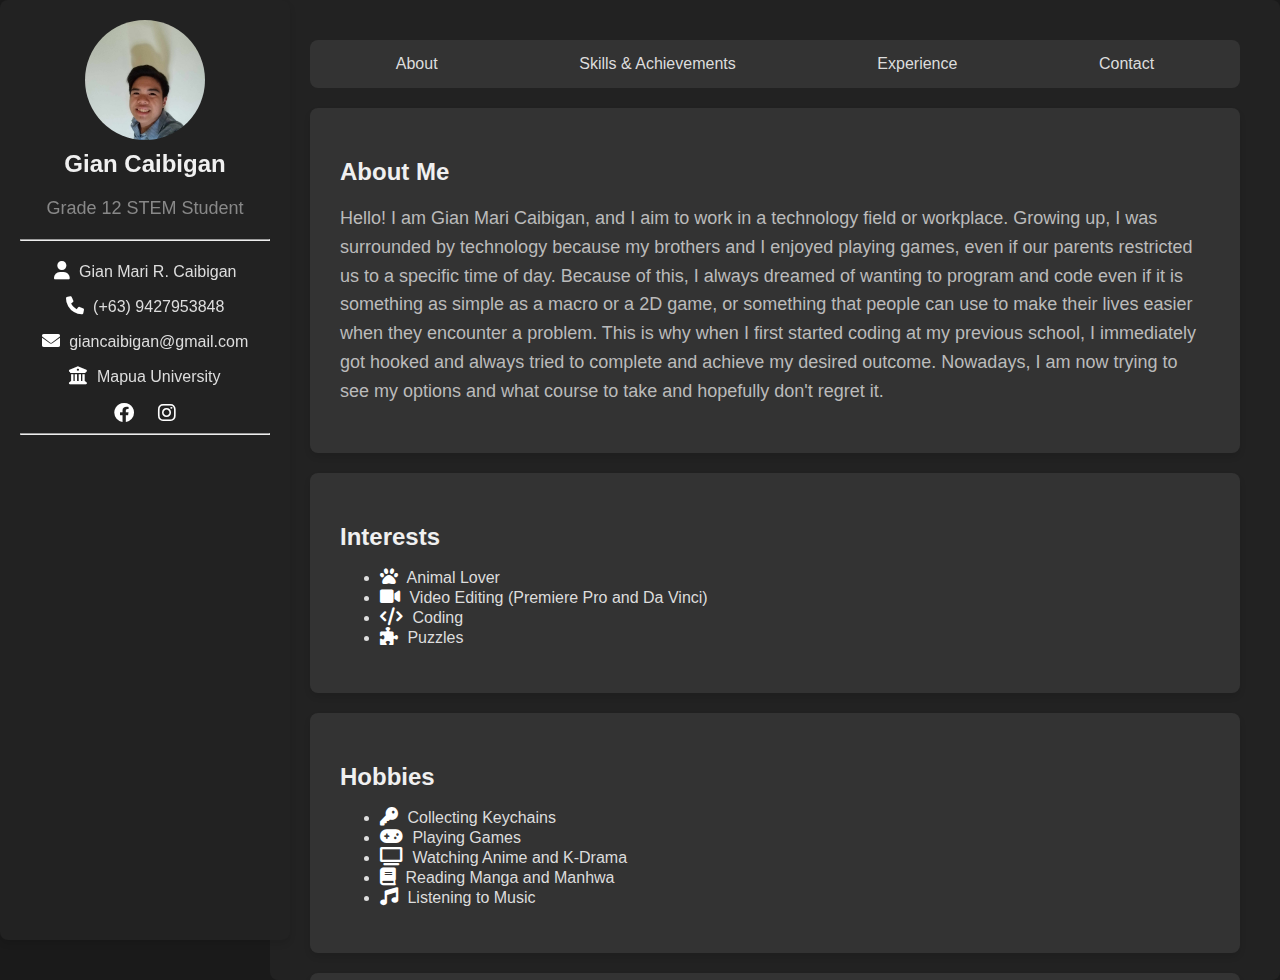
<file: index.html>
<!DOCTYPE html>
<html lang="en">
<head>
    <meta charset="UTF-8">
    <meta name="viewport" content="width=device-width, initial-scale=1.0">
    <title>Gian Caibigan ePortfolio</title> 
    <link rel="stylesheet" href="style.css">
    <link rel="stylesheet" href="https://cdnjs.cloudflare.com/ajax/libs/font-awesome/6.0.0/css/all.min.css">
</head>
<body>
    <div class="container">

        <aside class="sidebar">
            <div class="profile"> 
                <img src="me.jpg" alt="Profile Image" class="profile-img">
                <h2>Gian Caibigan</h2>
                <p>Grade 12 STEM Student</p> 
            </div>
            <hr>
            <ul class="contact-info">
                <li><i class="fa fa-user"></i> Gian Mari R. Caibigan</li>
                <li><i class="fa fa-phone"></i> (+63) 9427953848</li>
                <li><i class="fa fa-envelope"></i> giancaibigan@gmail.com</li>
                <li><i class="fa fa-university"></i> Mapua University</li>
            </ul>
           <div class="social-icons">
                <a href="https://www.facebook.com/gian.caibigan"><i class="fab fa-facebook"></i></a>
                <a href="https://www.instagram.com/ffide_gianc/"><i class="fab fa-instagram"></i></a>
            </div>
            <hr>
        </aside>

 
        <div class="content">

            <nav class="navbar">
                <ul>
                    <li><a href="index.html">About</a></li>
                    <li><a href="skills achievements.html">Skills & Achievements</a></li>
                    <li><a href="experience.html">Experience</a></li>
                    <li><a href="contact.html">Contact</a></li>
                </ul>
            </nav>

            <section id="about" class="content-box">
                <h2>About Me</h2>
                <u1 class="indented-list">
                    <p> Hello! I am Gian Mari Caibigan, and I aim to work in a technology field or workplace. Growing up, I was surrounded by technology because my brothers and I enjoyed playing games, even if our parents restricted us to a specific time of day. Because of this, I always dreamed of wanting to program and code even if it is something as simple as a macro or a 2D game, or something that people can use to make their lives easier when they encounter a problem. This is why when I first started coding at my previous school, I immediately got hooked and always tried to complete and achieve my desired outcome. Nowadays, I am now trying to see my options and what course to take and hopefully don't regret it.</p>
                </u1>
            </section>

            <section id="about" class="content-box">
                <h2>Interests</h2>
                    <ul>
                        <li><i class="fa fa-paw"></i> Animal Lover</li>
                        <li><i class="fa fa-video"></i> Video Editing (Premiere Pro and Da Vinci)</li>
                        <li><i class="fa fa-code"></i> Coding</li>
                        <li><i class="fa fa-puzzle-piece"></i> Puzzles</li>
                    </ul>
            </section>

            <section id="about" class="content-box">
                <h2>Hobbies</h2>
                    <ul>
                        <li><i class="fa fa-key"></i> Collecting Keychains</li>
                        <li><i class="fa fa-gamepad"></i> Playing Games</li>
                        <li><i class="fa fa-tv"></i> Watching Anime and K-Drama</li>
                        <li><i class="fa fa-book"></i> Reading Manga and Manhwa</li>
                        <li><i class="fa fa-music"></i> Listening to Music</li>
                    </ul>
            </section>

            <section id="about" class="content-box">
                <h2>Want To Learn in the Future</h2>
                    <ul>
                        <li><i class="fa fa-utensils"></i> Cooking</li>
                        <li><i class="fa fa-flag"></i> Master a sport (preferably badminton)</li>
                        <li><i class="fa fa-guitar"></i> Play an instrument</li>
                        <li><i class="fa fa-chart-line"></i> Be Successful and Rich</li>
                    </ul>
            </section>
        </div>
    </div>
</body>
</html>
</file>
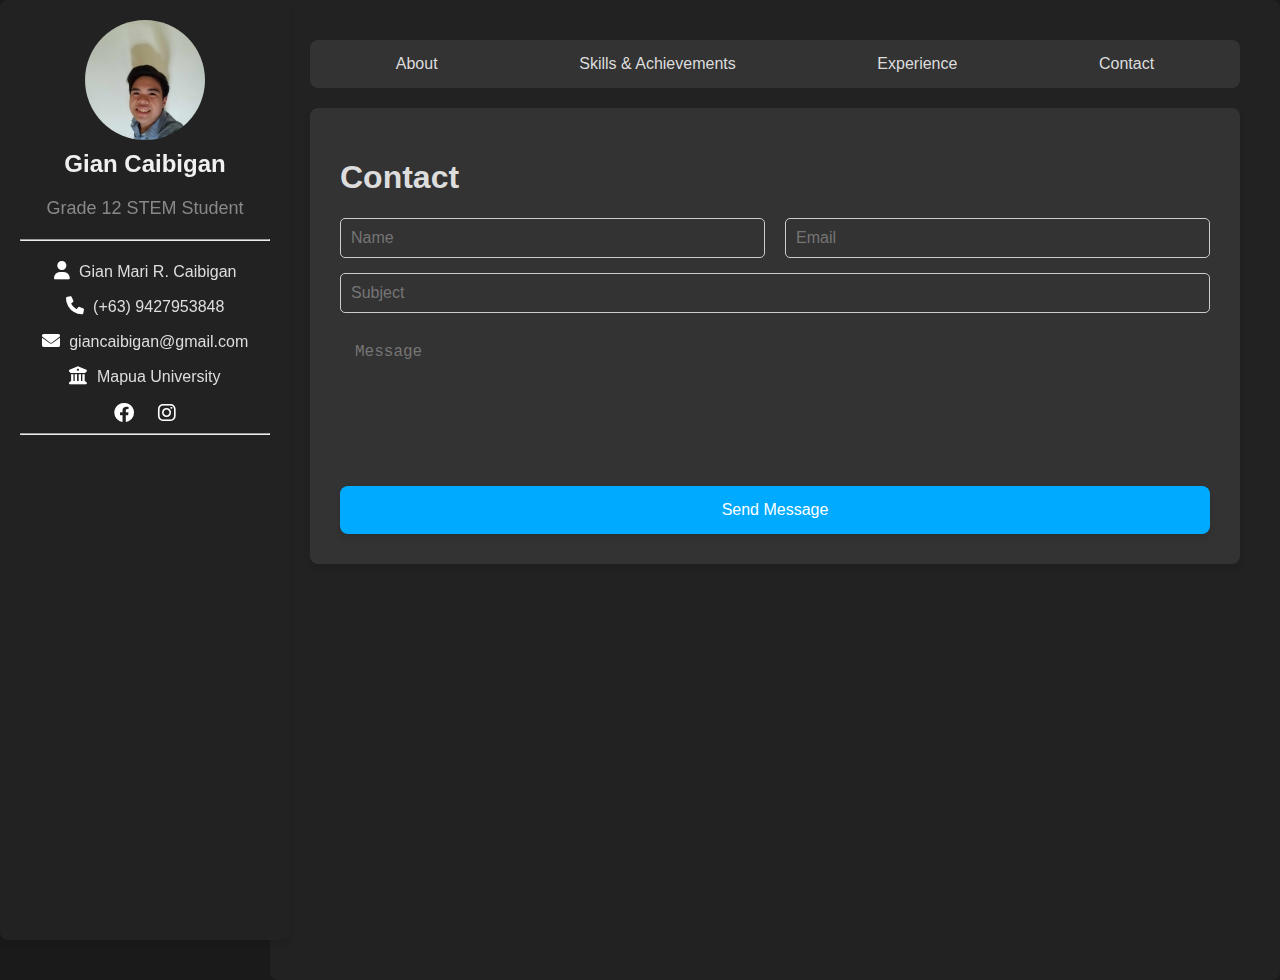
<file: contact.html>
<!DOCTYPE html>
<html lang="en">
<head>
    <meta charset="UTF-8">
    <meta name="viewport" content="width=device-width, initial-scale=1.0">
    <title>Gian Caibigan ePortfolio</title> 
    <link rel="stylesheet" href="style.css">
    <link rel="stylesheet" href="https://cdnjs.cloudflare.com/ajax/libs/font-awesome/6.0.0/css/all.min.css">
</head>
<body>
    <div class="container">

        <aside class="sidebar">
            <div class="profile"> 
                <img src="me.jpg" alt="Profile Image" class="profile-img">
                <h2>Gian Caibigan</h2>
                <p>Grade 12 STEM Student</p>
            </div>
            <hr>
            <ul class="contact-info">
                <li><i class="fa fa-user"></i> Gian Mari R. Caibigan</li>
                <li><i class="fa fa-phone"></i> (+63) 9427953848</li>
                <li><i class="fa fa-envelope"></i> giancaibigan@gmail.com</li>
                <li><i class="fa fa-university"></i> Mapua University</li>
            </ul>
           <div class="social-icons">
                <a href="https://www.facebook.com/gian.caibigan"><i class="fab fa-facebook"></i></a>
                <a href="https://www.instagram.com/ffide_gianc/"><i class="fab fa-instagram"></i></a>
            </div>
            <hr>
        </aside>

        
        <div class="content">

            <nav class="navbar">
                <ul>
                    <li><a href="index.html">About</a></li>
                    <li><a href="skills achievements.html">Skills & Achievements</a></li>
                    <li><a href="experience.html">Experience</a></li>
                    <li><a href="contact.html">Contact</a></li>
                </ul>
            </nav>


            <section>
            <div class="content-box">
                <h1>Contact</h1>
                <div class="underline"></div>

                <form class="contact-form">
                    <div class="input-group">
                        <input type="text" id="name" name="name" placeholder="Name">
                        <input type="email" id="email" name="email" placeholder="Email">
                    </div>

                    <input type="text" id="subject" name="subject" placeholder="Subject">

                    <textarea id="message" name="message" rows="6" placeholder="Message"></textarea>

                    <button type="submit" class="btn">Send Message</button>
                </form>
            </div>
            </section>
        </div>
    </div>
</body>
</html>
</file>
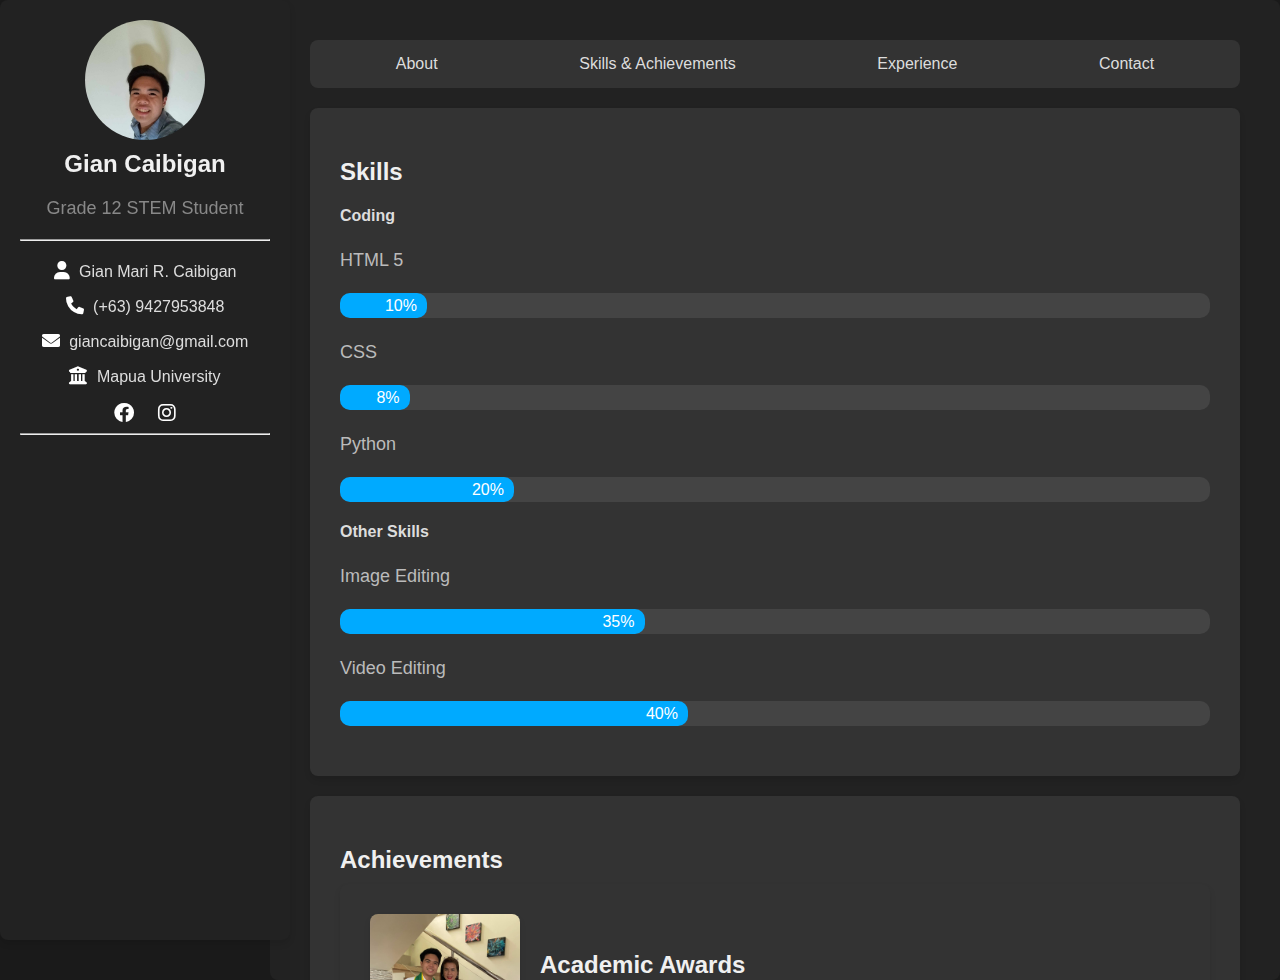
<file: skills achievements.html>
<!DOCTYPE html>
<html lang="en">
<head>
    <meta charset="UTF-8">
    <meta name="viewport" content="width=device-width, initial-scale=1.0">
    <title>Gian Caibigan ePortfolio</title> 
    <link rel="stylesheet" href="style.css">
    <link rel="stylesheet" href="https://cdnjs.cloudflare.com/ajax/libs/font-awesome/6.0.0/css/all.min.css">
</head>
<body>
    <div class="container">

        <aside class="sidebar">
            <div class="profile">
                <img src="me.jpg" alt="Profile Image" class="profile-img">
                <h2>Gian Caibigan</h2>
                <p>Grade 12 STEM Student</p>
            </div>
            <hr>
            <ul class="contact-info">
                <li><i class="fa fa-user"></i> Gian Mari R. Caibigan</li>
                <li><i class="fa fa-phone"></i> (+63) 9427953848</li>
                <li><i class="fa fa-envelope"></i> giancaibigan@gmail.com</li>
                <li><i class="fa fa-university"></i> Mapua University</li>
            </ul>
           <div class="social-icons">
                <a href="https://www.facebook.com/gian.caibigan"><i class="fab fa-facebook"></i></a>
                <a href="https://www.instagram.com/ffide_gianc/"><i class="fab fa-instagram"></i></a>
            </div>
            <hr>
        </aside>


        <div class="content">

            <nav class="navbar">
                <ul>
                    <li><a href="index.html">About</a></li>
                    <li><a href="skills achievements.html">Skills & Achievements</a></li>
                    <li><a href="experience.html">Experience</a></li>
                    <li><a href="contact.html">Contact</a></li>
                </ul>
            </nav>


            <section id="skills" class="content-box">
                <h2>Skills</h2>
                <div class="skills-section">
                    <h4>Coding</h4>
                    <div class="progress-container">
                        <p>HTML 5</p>
                        <div class="progress-bar">
                            <div class="progress html-progress" data-percent="10%"></div>
                        </div>
                    </div>

                    <div class="progress-container">
                        <p>CSS</p>
                        <div class="progress-bar">
                            <div class="progress css-progress" data-percent="8%"></div>
                        </div>
                    </div>

                    <div class="progress-container">
                        <p>Python</p>
                        <div class="progress-bar">
                            <div class="progress python-progress" data-percent="20%"></div>
                        </div>
                    </div>

                    <h4>Other Skills</h4>

                    <div class="progress-container">
                        <p>Image Editing</p>
                        <div class="progress-bar">
                            <div class="progress image-editing-progress" data-percent="35%"></div>
                        </div>
                    </div>

                    <div class="progress-container">
                        <p>Video Editing</p>
                        <div class="progress-bar">
                            <div class="progress video-editing-progress" data-percent="40%"></div>
                        </div>
                    </div>
                </div>
            </section>

            <section id="about" class="content-box">
                <h2>Achievements</h2>
                <div class="content-box">
    <div class="image-text-container">
        <img src="graduation.jpg" alt="Image 1 description" class="content-image">
        <div class="text-container">
            <h2>Academic Awards</h2>
            <p>I always try to achieve and get a medal for the current academic year, however I always fell short until I stepped in high school where I became consistent and finally achieved getting a medal and been consistent till now.</p>
        </div>
    </div>
</div>

<div class="content-box">
    <div class="image-text-container">
        <img src="dtc.jpg" alt="Image 2 description" class="content-image">
        <div class="text-container">
            <h2>Extracurricular Awards</h2>
            <p>Esports school competitions, joining a math organization and competitions during elementary, and competing in a robotics competition were some of my extracurricular activities even if I wasn't an atheletic or talented in music.</p>
        </div>
    </div>
</div>

            </section>
        </div>
    </div>
</body>
</html>
</file>
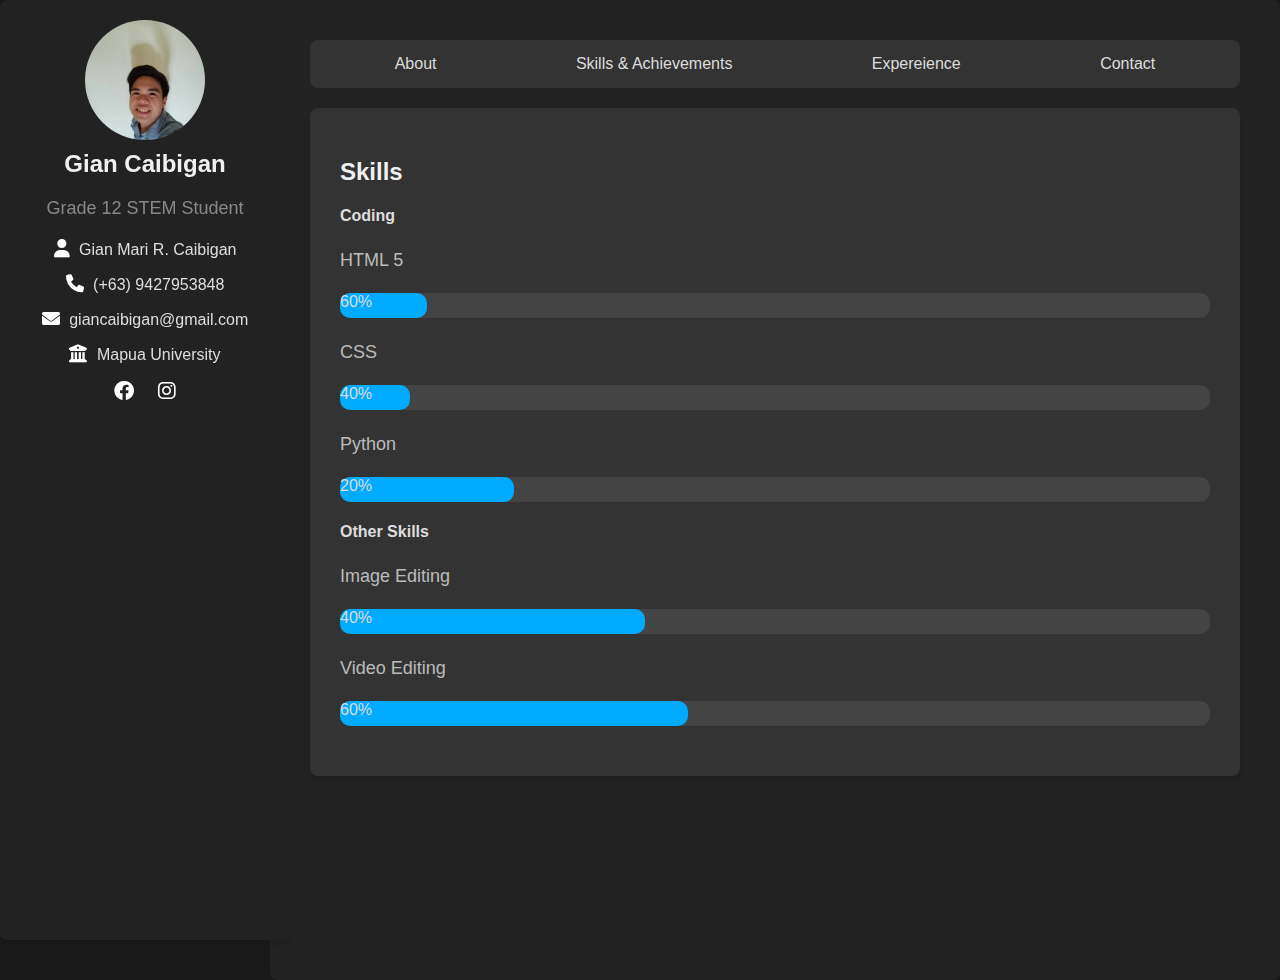
<file: skills.html>
<!DOCTYPE html>
<html lang="en">
<head>
    <meta charset="UTF-8">
    <meta name="viewport" content="width=device-width, initial-scale=1.0">
    <title>Gian Caibigan ePortfolio</title> 
    <link rel="stylesheet" href="style.css">
    <link rel="stylesheet" href="https://cdnjs.cloudflare.com/ajax/libs/font-awesome/6.0.0/css/all.min.css">
</head>
<body>
    <div class="container">
        <!-- Sidebar Section -->
        <aside class="sidebar">
            <div class="profile">
                <img src="me.jpg" alt="Profile Image" class="profile-img">
                <h2>Gian Caibigan</h2>
                <p>Grade 12 STEM Student</p>
            </div>
            <ul class="contact-info">
                <li><i class="fa fa-user"></i> Gian Mari R. Caibigan</li>
                <li><i class="fa fa-phone"></i> (+63) 9427953848</li>
                <li><i class="fa fa-envelope"></i> giancaibigan@gmail.com</li>
                <li><i class="fa fa-university"></i> Mapua University</li>
            </ul>
           <div class="social-icons">
                <a href="https://www.facebook.com/gian.caibigan"><i class="fab fa-facebook"></i></a>
                <a href="https://www.instagram.com/ffide_gianc/"><i class="fab fa-instagram"></i></a>
            </div>
        </aside>

        <!-- Main Content Section -->
        <div class="content">
            <!-- Navigation Bar -->
            <nav class="navbar">
                <ul>
                    <li><a href="index.html">About</a></li>
                    <li><a href="skills achievements.html">Skills & Achievements</a></li>
                    <li><a href="portfolio.html">Expereience</a></li>
                    <li><a href="contact.html">Contact</a></li>
                </ul>
            </nav>

            <!-- Skills Section -->
            <section id="skills" class="content-box">
                <h2>Skills</h2>
                <div class="skills-section">
                    <h4>Coding</h4>
                    <div class="progress-container">
                        <p>HTML 5</p>
                        <div class="progress-bar">
                            <div class="progress html-progress">60%</div>
                        </div>
                    </div>

                    <div class="progress-container">
                        <p>CSS</p>
                        <div class="progress-bar">
                            <div class="progress css-progress">40%</div>
                        </div>
                    </div>

                    <div class="progress-container">
                        <p>Python</p>
                        <div class="progress-bar">
                            <div class="progress python-progress">20%</div>
                        </div>
                    </div>

                    <h4>Other Skills</h4>

                    <div class="progress-container">
                        <p>Image Editing</p>
                        <div class="progress-bar">
                            <div class="progress image-editing-progress">40%</div>
                        </div>
                    </div>

                    <div class="progress-container">
                        <p>Video Editing</p>
                        <div class="progress-bar">
                            <div class="progress video-editing-progress">60%</div>
                        </div>
                    </div>
                </div>
            </section>
        </div>
    </div>
</body>
</html>
</file>
<file: style.css>
body {
    margin: 0;
    font-family: 'Roboto', sans-serif;
    background-color: #1a1a1a;
    color: #ddd;
    display: flex;
    height: 100vh;
}


.container {
    display: flex;
    width: 100%;
    height: 100%;
}


.sidebar {
    background-color: #222;
    width: 250px;
    padding: 20px;
    text-align: center;
    position: fixed;
    top: 0;
    left: 0;
    height: 100vh;
    border-radius: 8px;
    box-shadow: 0px 4px 6px rgba(0, 0, 0, 0.1);
}

.profile {
    margin-bottom: 20px;
}

.profile-img {
    border-radius: 50%;
    width: 120px;
    height: 120px;
    object-fit: cover;
    max-width: 100%;
    display: block;
    margin: 0 auto;
}

.sidebar h2 {
    margin-top: 10px;
    color: #f0f0f0;
}

.sidebar p {
    color: #888;
}

.contact-info {
    margin-top: 20px;
    padding: 0;
    list-style: none;
}

.contact-info li {
    margin: 15px 0;
    color: #ddd;
}

.sidebar .social-icons a {
    color: white;
    font-size: 20px;
    margin: 10px;
    text-decoration: none;
}


.navbar {
    background-color: #333;
    padding: 15px;
    text-align: center;
    border-radius: 8px;
    margin-bottom: 20px;
    position: sticky;
    top: 0;
    z-index: 1;
}

.navbar ul {
    list-style-type: none;
    margin: 0;
    padding: 0;
    display: flex;
    justify-content: space-around;
    padding-inline-start: 0;
}

.navbar ul li {
    display: inline-block;
}

.navbar ul li a {
    color: #ddd;
    text-decoration: none;
    font-size: 16px;
    padding: 10px;
}

.navbar ul li a:hover {
    color: #00aaff;
}


.content {
    flex: 1;
    padding: 40px;
    background-color: #222;
    border-radius: 8px;
    margin-left: 270px;
    overflow-y: auto;
    height: 100%;
}

.content-box {
    background-color: #333;
    padding: 30px;
    border-radius: 8px;
    box-shadow: 0px 4px 6px rgba(0, 0, 0, 0.1);
    margin-bottom: 20px;
    transition: all 0.3s ease-in-out;
}


section h2 {
    color: #f0f0f0;
    margin-bottom: 10px;
}

section p {
    color: #bbb;
    line-height: 1.6;
}


.progress-container {
    margin: 20px 0;
}

.progress-bar {
    background-color: #444;
    border-radius: 10px;
    position: relative;
    height: 25px;
    width: 100%;
}

.progress {
    background-color: #00aaff;
    height: 100%;
    border-radius: 10px;
    position: relative;
    transition: width 0.3s ease-in-out;
}

.progress::after {
    content: attr(data-percent);  
    position: absolute;
    right: 10px;
    top: 0;
    color: #fff;
    line-height: 25px;
}


.image-text-container {
    display: flex;
    align-items: center;
    margin-bottom: 20px;
}

.content-image {
    width: 150px;
    height: auto;
    border-radius: 8px;
    margin-right: 20px;
    box-shadow: 0px 4px 6px rgba(0, 0, 0, 0.1);
}

.text-container {
    max-width: 70%;
}

.text-container h2 {
    margin: 0;
    color: #f0f0f0;
    font-size: 1.5em;
}

.text-container p {
    color: #bbb;
    font-size: 1em;
    line-height: 1.6;
    margin-top: 5px;
}


.html-progress {
    width: 10%;
}

.css-progress {
    width: 8%;
}

.python-progress {
    width: 20%;
}

.image-editing-progress {
    width: 35%;
}

.video-editing-progress {
    width: 40%;
}


.contact-container {
    width: 70%;
    background-color: #222;
    padding: 40px;
    border-radius: 8px;
    box-shadow: 0px 4px 6px rgba(0, 0, 0, 0.1);
    margin: 40px auto;
}

.contact-container h1 {
    color: #fff;
    font-size: 2.5rem;
    text-align: left;
    margin-bottom: 20px;
}

.contact-container .underline {
    width: 100px;
    height: 5px;
    background-color: #00aaff;
    margin-bottom: 20px;
}


.contact-form {
    display: flex;
    flex-direction: column;
}

.contact-form .input-group {
    display: flex;
    justify-content: space-between;
    gap: 20px;
}

.contact-form input,
.contact-form textarea {
    background-color: #333;
    border: none;
    border-radius: 8px;
    padding: 15px;
    margin-bottom: 20px;
    font-size: 16px;
    color: #ddd;
    width: 100%;
}

.contact-form textarea {
    resize: none;
}


.contact-form .btn {
    background-color: #00aaff;
    color: white;
    border: none;
    padding: 15px 20px;
    border-radius: 8px;
    font-size: 16px;
    cursor: pointer;
    transition: background-color 0.3s ease-in-out;
    box-shadow: 0px 4px 6px rgba(0, 0, 0, 0.1);
}

.contact-form .btn:hover {
    background-color: #0088cc;
}


.content-box,
.navbar {
    transition: margin 0.3s, padding 0.3s;
}


input[type="text"]:focus,
input[type="email"]:focus,
textarea:focus {
    border: 2px solid #00bfff;
    outline: none; 
    box-shadow: 0 0 8px rgba(0, 191, 255, 0.5); 
    transition: all 0.2s ease-in-out; 
}


input[type="text"],
input[type="email"],
textarea {
    padding: 10px;
    border: 1px solid #ccc; 
    border-radius: 5px; 
    width: 100%;
    margin-bottom: 15px;
    box-sizing: border-box;
}

.fa {
    color: #FFFFFF;
    font-size: 18px;
    margin-right: 5px;
}

p {
    font-size: 18px;
}

.indented-text li {
    text-indent: 20px; /* Indent only the text */
}
</file>
